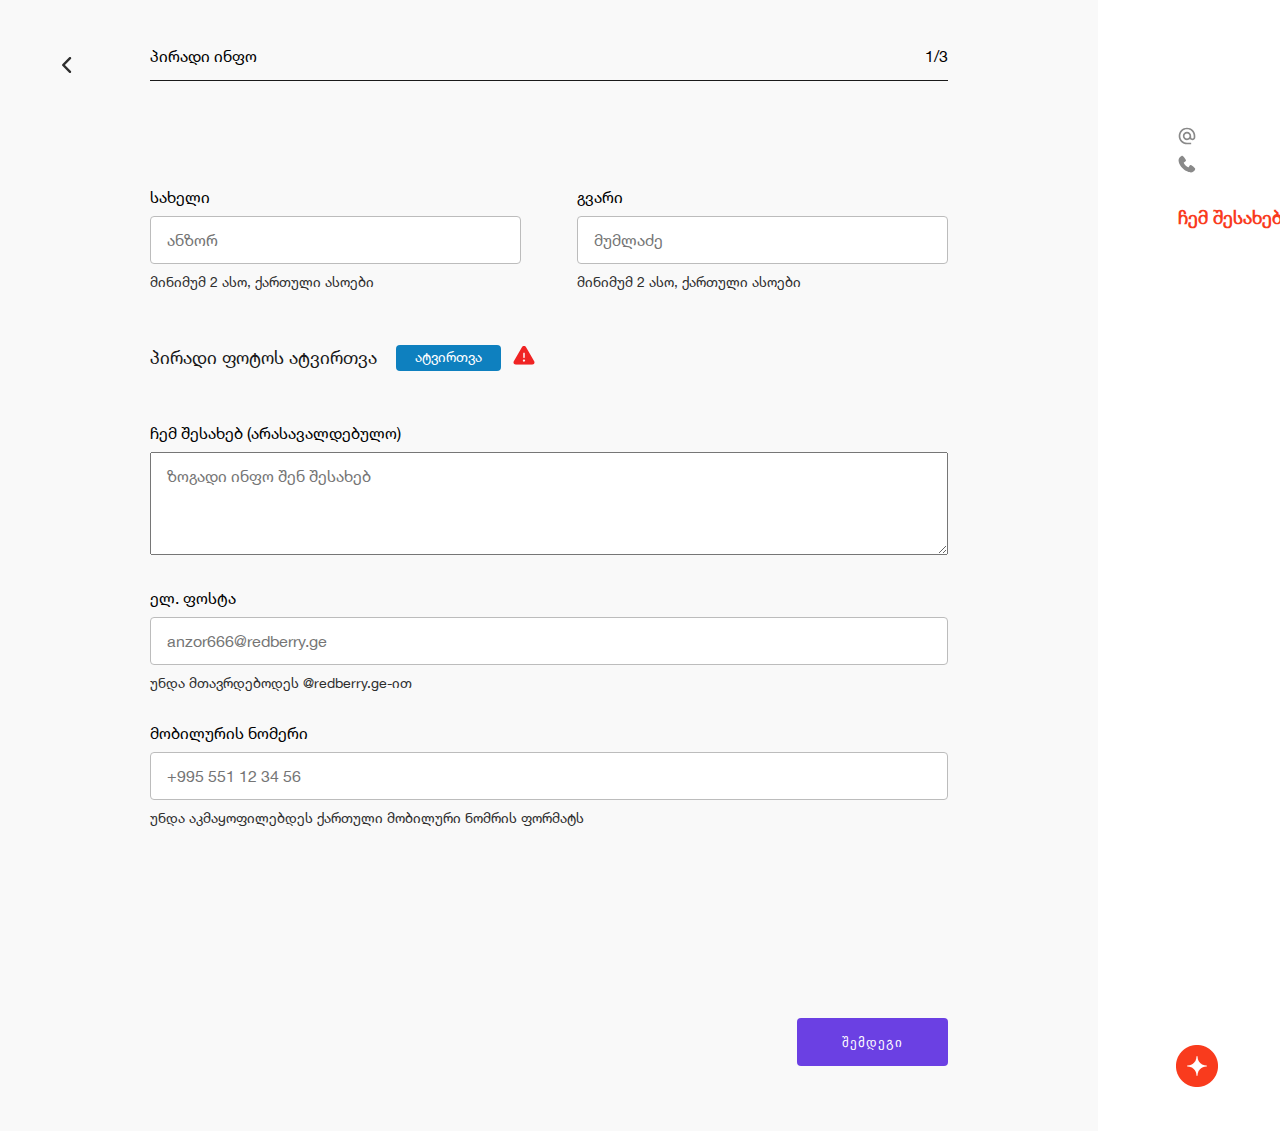
<file: personal.html>
<!DOCTYPE html>
<html lang="ka">
  <head>
    <meta charset="UTF-8" />
    <meta http-equiv="X-UA-Compatible" content="IE=edge" />
    <meta name="viewport" content="width=device-width, initial-scale=1.0" />
    <link rel="stylesheet" href="./CSS/personal.css" />
    <title>პირადი ინფო</title>
  </head>
  <body>
    <main class="main-container">
      <div class="left-container" id="left-container">
        <img
          src="./assets/icons/arrow-left.svg"
          alt="larrow left"
          class="arrow-left"
        />
        <header class="header">
          <p class="personal-info">პირადი ინფო</p>
          <p class="page-number">1/3</p>
        </header>
        <form class="input-container" name="myForm" onSubmit="formSubmit()">
          <div class="name-container">
            <div class="name-container-1">
              <label for="firstName">სახელი</label>
              <div class="novalid-container">
                <input
                  type="text"
                  name="firstName"
                  id="firstName"
                  onInput="getFirstName(); validateFirstName()"
                  onKeyUp="validateFirstName()"
                  onFocus="validateFirstName()"
                  placeholder="ანზორ"
                  required
                />
                <img
                  src="./assets/icons/no-validate.svg"
                  alt=""
                  id="novalid-01"
                />
              </div>
              <p>მინიმუმ 2 ასო, ქართული ასოები</p>
            </div>
            <div class="name-container-2">
              <label for="lastName">გვარი</label>
              <div class="novalid-container">
                <input
                  type="text"
                  name="laseName"
                  id="lastName"
                  onLoad="validatePhoto()"
                  onInput="getLastName(); validateLastName()"
                  onKeyUp="validateLastName()"
                  onFocus="validateLastName()"
                  placeholder="მუმლაძე"
                  required
                />
                <img
                  src="./assets/icons/no-validate.svg"
                  alt=""
                  id="novalid-02"
                />
              </div>
              <p>მინიმუმ 2 ასო, ქართული ასოები</p>
            </div>
          </div>
          <div class="upload-container">
            <p>პირადი ფოტოს ატვირთვა</p>
            <div class="novalid-container">
              <label id="upload" for="photo-upload" class="photo-upload"
                >ატვირთვა</label
              >
              <img
                src="./assets/icons/no-validate.svg"
                alt=""
                id="novalid-05"
              />
              <img src="./assets/icons/validate.svg" alt="" id="valid-01" />
            </div>
            <input
              type="file"
              id="photo-upload"
              class="upload-input"
              accept="image/jpeg, image/png, image/jpg"
              required
            />
          </div>
          <div class="about-container">
            <label for="about">ჩემ შესახებ (არასავალდებულო)</label>
            <textarea
              name="about"
              id="about"
              cols="30"
              rows="10"
              class="about-textarea"
              onInput="getAbout()"
              placeholder="ზოგადი ინფო შენ შესახებ"
            ></textarea>
            <label for="email">ელ. ფოსტა</label>
            <div class="novalid-container">
              <input
                type="email"
                name="email"
                id="email"
                onInput="getEmail(), validateEmail()"
                onKeyUp="validateEmail()"
                onFocus="validateEmail()"
                placeholder="anzor666@redberry.ge"
                class="email-input"
                required
              />
              <img
                src="./assets/icons/no-validate.svg"
                alt=""
                id="novalid-03"
              />
            </div>
            <p>უნდა მთავრდებოდეს @redberry.ge-ით</p>
            <label for="phone">მობილურის ნომერი</label>
            <div class="novalid-container">
              <input
                type="tel"
                name="phone"
                id="phone"
                onInput="getPhone(); validatePhone()"
                onKeyUp="validatePhone()"
                onFocus="validatePhone()"
                class="phone-input"
                placeholder="+995 551 12 34 56"
                required
              />
              <img
                src="./assets/icons/no-validate.svg"
                alt=""
                id="novalid-04"
              />
            </div>
            <p>უნდა აკმაყოფილებდეს ქართული მობილური ნომრის ფორმატს</p>
          </div>
          <button class="next-btn" type="submit">შემდეგი</button>
        </form>
      </div>
      <div class="right-container">
        <img
          src="./assets/images/logo-03.png"
          alt="red logo with star"
          class="red-logo"
        />
        <div class="info-container">
          <div class="text-container">
            <div class="fullname-container">
              <p id="fName" class="name"></p>
              <p id="lName" class="name"></p>
            </div>

            <div class="email-phone-container">
              <div class="email-container">
                <img src="./assets/icons/email-icon.svg" alt="email icon" />
                <p id="emailText" class="email-text"></p>
              </div>
              <div class="phone-container">
                <img src="./assets/icons/phone-icon.svg" alt="phone icon" />
                <p id="phoneText" class="phone-text"></p>
              </div>
            </div>
            <div class="about-container__right">
              <p class="about-title">ჩემ შესახებ</p>
              <p id="aboutText" class="about-text"></p>
            </div>
          </div>
          <div class="img-container" id="img-display"></div>
        </div>
      </div>
    </main>
    <script src="./JS/script.js"></script>
  </body>
</html>
</file>
<file: CSS/personal.css>
@font-face {
  font-family: "HelveticaNeue";
  src: url("../assets/fonts/HelveticaNeue-01.ttf") format("truetype");
}

* {
  margin: 0;
  padding: 0;
  box-sizing: border-box;
  outline: none;
}

html {
  font-family: "HelveticaNeue";
}

.main-container {
  display: flex;
  position: relative;
}

.left-container {
  padding: 47px 150px 0 150px;
  background-color: #f9f9f9;
  /* display: none; */
}

.header {
  border-bottom: 1px solid #1a1a1a;
  display: flex;
  justify-content: space-between;
  margin-bottom: 106px;
}

.personal-info {
  margin-bottom: 12px;
}

.page-number {
  margin-bottom: 15px;
}

.right-container {
  width: 822px;
}

.arrow-left {
  position: absolute;
  top: 57px;
  left: 62px;
}

.input-container {
  display: flex;
  flex-direction: column;
}

.name-container {
  display: flex;
}

.name-container label {
  margin-bottom: 8px;
  font-weight: 500;
  font-size: 16px;
  line-height: 21px;
}

.name-container input {
  width: 371px;
  height: 48px;
  background-color: #ffffff;
  border: 1px solid #bcbcbc;
  border-radius: 4px;
  padding-left: 16px;
  margin-bottom: 8px;
  font-weight: 400;
  font-size: 16px;
  line-height: 21px;
  color: #000000;
  font-family: "HelveticaNeue";
}

.name-container input:placeholder-shown {
  font-weight: 400;
  font-size: 16px;
  line-height: 21px;
  color: rgba(0, 0, 0, 0.6);
  font-family: "HelveticaNeue";
}

.input-background {
  background: url(../assets/icons/validate.svg);
  background-repeat: no-repeat;
  background-position: right 15.75px top 50%;
}

.name-container p {
  font-weight: 300;
  font-size: 14px;
  line-height: 21px;
  color: #2e2e2e;
}

.name-container-1 {
  display: flex;
  flex-direction: column;
  margin-right: 56px;
}

.name-container-2 {
  display: flex;
  flex-direction: column;
}

.novalid-container {
  position: relative;
}

.novalid-container img {
  position: absolute;
  top: 50%;
  transform: translateY(-65%);
  right: -33.5px;
  display: none;
}

#valid-01 {
  display: none;
}

.upload-container {
  margin-top: 54px;
  display: flex;
  margin-bottom: 54px;
  gap: 19px;
}

.upload-container p {
  font-weight: 500;
  font-size: 18px;
  line-height: 22px;
  color: #1a1a1a;
}

.upload-container button {
  width: 107px;
  height: 27px;
  background-color: #0e80bf;
  border-radius: 4px;
  font-weight: 400;
  font-size: 14px;
  line-height: 17px;
  color: #ffffff;
  font-family: "HelveticaNeue";
  border: none;
}

.about-container {
  font-weight: 500;
  font-size: 16px;
  line-height: 21px;
  color: #000000;
  display: flex;
  flex-direction: column;
}

.about-container label {
  margin-bottom: 8px;
  font-weight: 500;
  font-size: 16px;
  line-height: 21px;
  color: #000000;
}

.about-textarea {
  width: 798px;
  height: 103px;
  padding: 13px 16px;
  margin-bottom: 33px;
  font-weight: 400;
  font-size: 16px;
  line-height: 22px;
  color: #000000;
  font-family: "HelveticaNeue";
}

.about-textarea:placeholder-shown {
  font-weight: 400;
  font-size: 16px;
  line-height: 21px;
  color: rgba(0, 0, 0, 0.6);
  font-family: "HelveticaNeue";
}

.email-input,
.phone-input {
  background-color: #ffffff;
  border: 1px solid #bcbcbc;
  border-radius: 4px;
  height: 48px;
  padding-left: 16px;
  margin-bottom: 8px;
  font-weight: 400;
  font-size: 16px;
  line-height: 21px;
  color: #000000;
  font-family: "HelveticaNeue";
  width: 100%;
}

.email-input:placeholder-shown,
.phone-input:placeholder-shown {
  font-weight: 400;
  font-size: 16px;
  line-height: 21px;
  color: rgba(0, 0, 0, 0.6);
}

.about-container p {
  font-weight: 300;
  font-size: 14px;
  line-height: 21px;
  color: #2e2e2e;
  margin-bottom: 29px;
}

.about-container textarea:focus {
  border: 1px solid #98e37e;
}

.next-btn {
  width: 151px;
  height: 48px;
  background-color: #6b40e3;
  border-radius: 4px;
  letter-spacing: 0.08em;
  color: #ffffff;
  border: none;
  margin-top: 160px;
  align-self: flex-end;
  margin-bottom: 65px;
  cursor: pointer;
}

.right-container {
  position: relative;
}

.red-logo {
  position: absolute;
  bottom: 44px;
  left: 78px;
}

.info-container {
  margin: 48px 75px 0 80px;
}

.info-container {
  display: flex;
}
.text-container {
}

.fullname-container {
  display: flex;
  gap: 20px;
}

.name {
  font-weight: 700;
  font-size: 34px;
  line-height: 42px;
  color: #f93b1d;
  margin-bottom: 17px;
  margin-top: 20px;
  height: 42px;
}
.email-phone-container {
}
.email-container {
  margin-bottom: 10px;
  display: flex;
  gap: 12px;
  font-weight: 400;
  font-size: 18px;
  line-height: 21px;
  color: #1a1a1a;
}
.phone-container {
  display: flex;
  gap: 12px;
  font-weight: 400;
  font-size: 18px;
  line-height: 21px;
  color: #1a1a1a;
  margin-bottom: 34px;
}
.about-container__right {
}
.about-title {
  font-weight: 700;
  font-size: 18px;
  line-height: 22px;
  color: #f93b1d;
  margin-bottom: 15px;
}
.about-text {
  width: 432px;
}
.img-container {
}

.img-container img {
  width: 246px;
  height: 246px;
  object-fit: cover;
  border-radius: 123px;
}

.photo-upload::file-selector-button {
  width: 107px;
  height: 27px;
  background-color: #0e80bf;
  border-radius: 4px;
  font-weight: 400;
  font-size: 14px;
  line-height: 17px;
  color: #ffffff;
  font-family: "HelveticaNeue";
  border: none;
}

.upload-input {
  visibility: hidden;
}

.photo-upload {
  content: "ატვირთვა";
  width: 107px;
  height: 27px;
  padding: 4px 19px 6px 19px;
  background-color: #0e80bf;
  border-radius: 4px;
  font-weight: 400;
  font-size: 14px;
  line-height: 17px;
  color: #ffffff;
  font-family: "HelveticaNeue";
  border: none;
  cursor: pointer;
}
</file>
